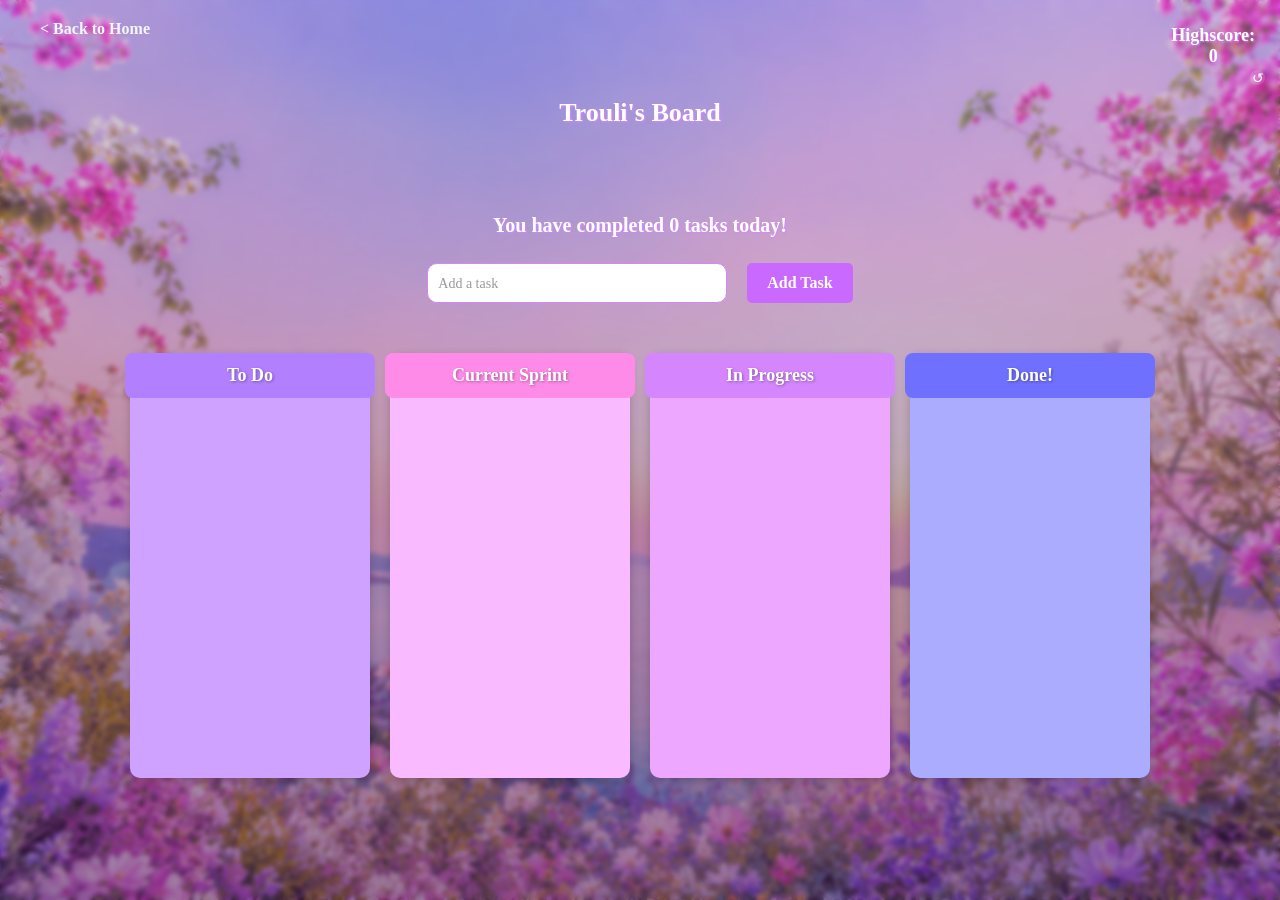
<file: kanban/index.html>
<!DOCTYPE html>
<html lang="en">

    <head>
        <meta charset="UTF-8">
        <meta name="viewport" content="width=device-width, initial-scale=1.0">
        <title>Trouli's Board</title>
        <link rel="stylesheet" href="static/style.css">
    </head>
    <body>
        
        <nav>
            <div class="nav-links">
                <a href="/index.html">< Back to Home</a>
            </div>
        </nav>

        <h1> Trouli's Board </h1>

        <div id="highscore">Highscore:<br> 0 </div>
        <button id="resetHighscore" onclick="resetHighscore()" title="Reset Highscore">  ↺  </button>

        <div class = "tasks-done-counter">
            <h2 id="counttasks"></h2>
        </div>

        <div class = "add-task">
            <input type="text" id="addtask" placeholder="Add a task">
            <button onclick="addTask()">Add Task</button>
        </div>

        <div class = "board">
            <div class = "column todo">
                <h3> To Do </h3>
                <div class = "task-list" 
                    id = "todo" 
                    ondrop = "drop(event)" 
                    ondragover = "allowDrop(event)">
                </div>
            </div>
            <div class = "column current">
                <h3> Current Sprint </h3>
                <div class = "task-list" 
                    id = "current" 
                    ondrop = "drop(event)" 
                    ondragover = "allowDrop(event)">
                </div>
            </div>
            <div class = "column progress">
                <h3> In Progress </h3>
                <div class = "task-list" 
                    id = "progress" 
                    ondrop = "drop(event)" 
                    ondragover = "allowDrop(event)">
                </div>
            </div>
                <div class = "column done">
                <h3> Done! </h3>
                <div class = "task-list" 
                    id = "done" 
                    ondrop = "drop(event)" 
                    ondragover = "allowDrop(event)">
                </div>
            </div>
        </div>
    
        <script src="static/script.js"></script>
    </body>
</html>
</file>
<file: kanban/static/style.css>
*{
    margin: 0;
    padding: 0;
    box-sizing: border-box;
    font-family: Georgia, serif;
}

body
{
    background: linear-gradient(rgba(40, 0, 60, 0.15), rgba(40, 0, 60, 0.45)), url('../static/background.png');
    margin: 0;
    min-height: 100vh;
    background-size: cover;       
    background-position: center; 
    background-attachment: fixed;
    background-repeat: no-repeat;
    text-align: center;
    -webkit-backdrop-filter: blur(2px);
    backdrop-filter: blur(2px);
}

h1 
{
    font-size: 26px;
    text-align: center;
    text-shadow: 1px 1px 2px #d586ff;
    margin-bottom: 60px;
    margin-top: 0;
    padding-top: 40px;
    color: white;
}

h2
{
    font-size: 20px;
    text-align: center;
    text-shadow: 1px 1px 2px #d586ff;
    padding: 26px;
    color: white;
}

h3
{
    font-size: 18px;
    text-align: center;
    text-shadow: 1px 1px 3px rgba(0,0,0,0.35);
    padding: 16px;
    color: white;
}

.add-task 
{
    display: flex;
    justify-content: center;
    margin-bottom: 50px;
    gap: 20px;
}

.add-task input 
{
    width: 300px;
    padding: 10px;
    font-size: 16px;
    border-radius: 10px;
    border: 1px solid #d586ff;
}

.add-task input:focus 
{
    border: 2px solid #d586ff;
    outline: none;
    box-shadow: 0 0 14px #d586ff;
}

.add-task button 
{
    padding: 10px 20px;
    font-size: 16px;
    background: #ca69ff;
    color: white;
    font-weight: 600;
    border: none;
    border-radius: 5px;
    cursor: pointer;
}

.add-task button:hover 
{
    background: #c14eff;
    transform: scale(1.02);
}

.add-task input::placeholder
{
    font-size: 14px;
    color: #999;
}

.board 
{
    display: flex;
    gap: 20px;
    justify-content: center;
    align-items: flex-start;
    flex-wrap: wrap;
    padding-bottom: 40px;
}

.column
{
    width: 240px;
    min-height: 300px;
    border-radius: 10px;
    padding: 15px;
    padding-left: 10px;
    padding-right: 10px;
    box-shadow: 0 3px 10px rgba(0,0,0,.2);
}

.column h3
{
    text-align: center;
    color: white;
    padding: 12px;
    border-radius: 8px;
    margin: -15px -15px 15px -15px;
}

.todo
{
    background: #cfa2ff;
}

.todo h3
{
    background: #b27ffe;
}

.current
{
    background: #f9baff;
}

.current h3
{
    background: #ff8be8;
}

.progress
{
    background: #eda7ff;
}

.progress h3
{
    background: #d586ff;
}

.done
{
    background: #acacff;
}

.done h3
{
    background: #7070ff;
}

.task-list {
    min-height: 350px;
    max-height: 350px;
    overflow-y: auto;
}

.task 
{
    background: white;
    color: #1d1d1d;
    padding: 0;
    margin-bottom: 12px;
    border-radius: 8px;
    border: 1px solid #deb6ff;
    border-left: 16px solid #deb6ff;
    cursor: grab;
    box-shadow: 0 2px 4px rgba(0,0,0,0.3);
    display: flex;
    align-items: stretch;
    overflow-wrap: break-word; 
}

.task:active{
    cursor: grabbing;
}

.task:hover 
{
    transform: translateY(-2px) scale(1.02);
    box-shadow:
        0 8px 18px rgba(0,0,0,.2);
}

.task-content
{
    flex: 1;
    display: flex;
    justify-content: space-between;
    align-items: stretch;
    padding: 10px;
}

.task-content span
{
    overflow-wrap: break-word;
    word-break: break-word;
}

.delete 
{
    margin-left: 12px;
    flex-shrink: 0;
    background: #fffffb;
    color: #0e0e0e;
    border: none;
    width: 25px;
    height: 25px;
    border-radius: 50%;
    cursor: pointer;
}

.delete:hover 
{
    background: #ededed;
}

.completed span 
{
    text-decoration: line-through;
    text-decoration-color: #494949;
    transition: opacity 0.3s ease;
    opacity: 0.7;
    color: #666;
}

#highscore {
    position: absolute;
    top: 25px;
    right: 25px;

    color: white;
    font-weight: bold;
    font-size: 18px;
    text-shadow: 1px 1px 2px #d586ff;
}

#resetHighscore {
    position: absolute;
    top: 70px;
    right: 15px;

    width: 15px;
    height: 15px;

    border: none;
    border-radius: 50%;
    background: rgba(255,255,255,0.15);
    color: white;

    font-size: 14px;
    cursor: pointer;
}

#resetHighscore:hover {
    background: rgba(255,255,255,0.3);
}

nav {
    display: flex;
    justify-content: space-between;
    align-items: center;

    padding: 20px 40px;
}

.nav-links {
    display: flex;
    gap: 25px;
}

.nav-links a {
    color: whitesmoke;
    text-decoration: none;
    font-weight: bold;
}

.nav-links a:hover {
    text-decoration: underline;
}
</file>
